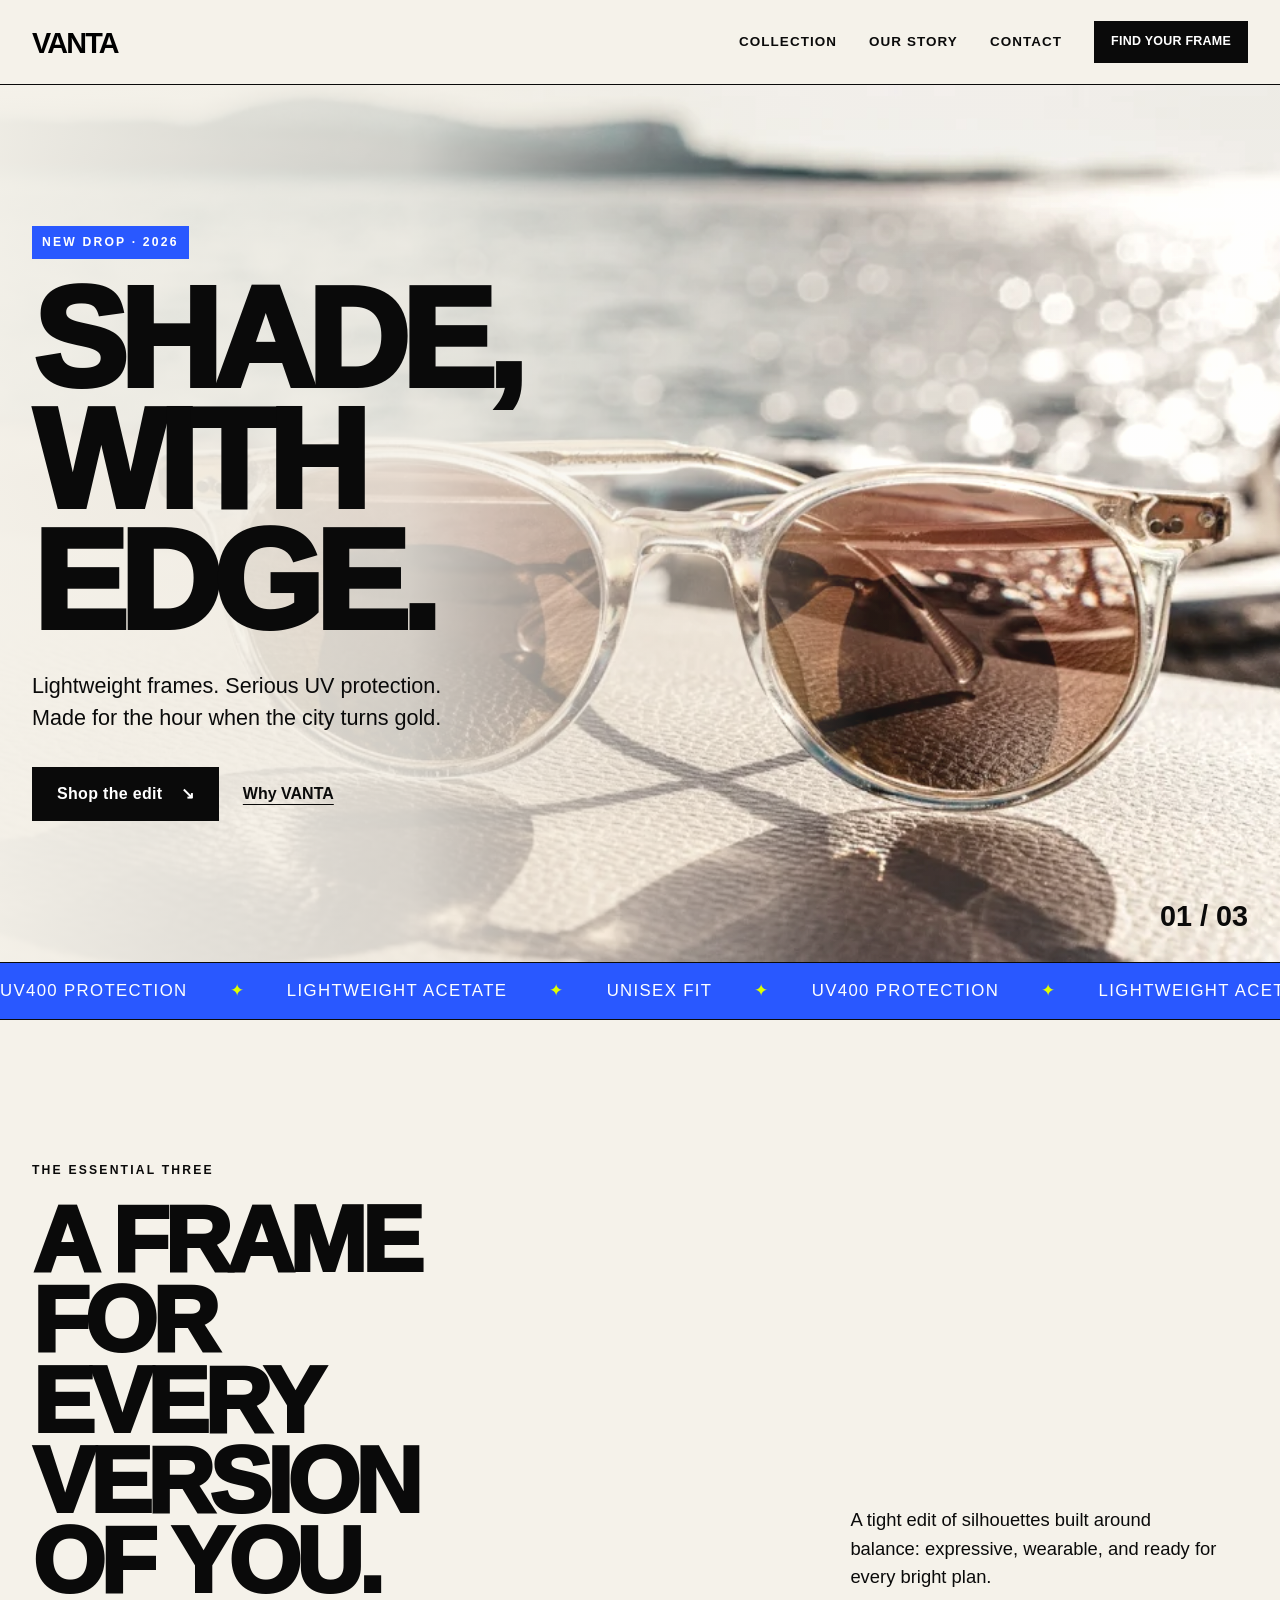
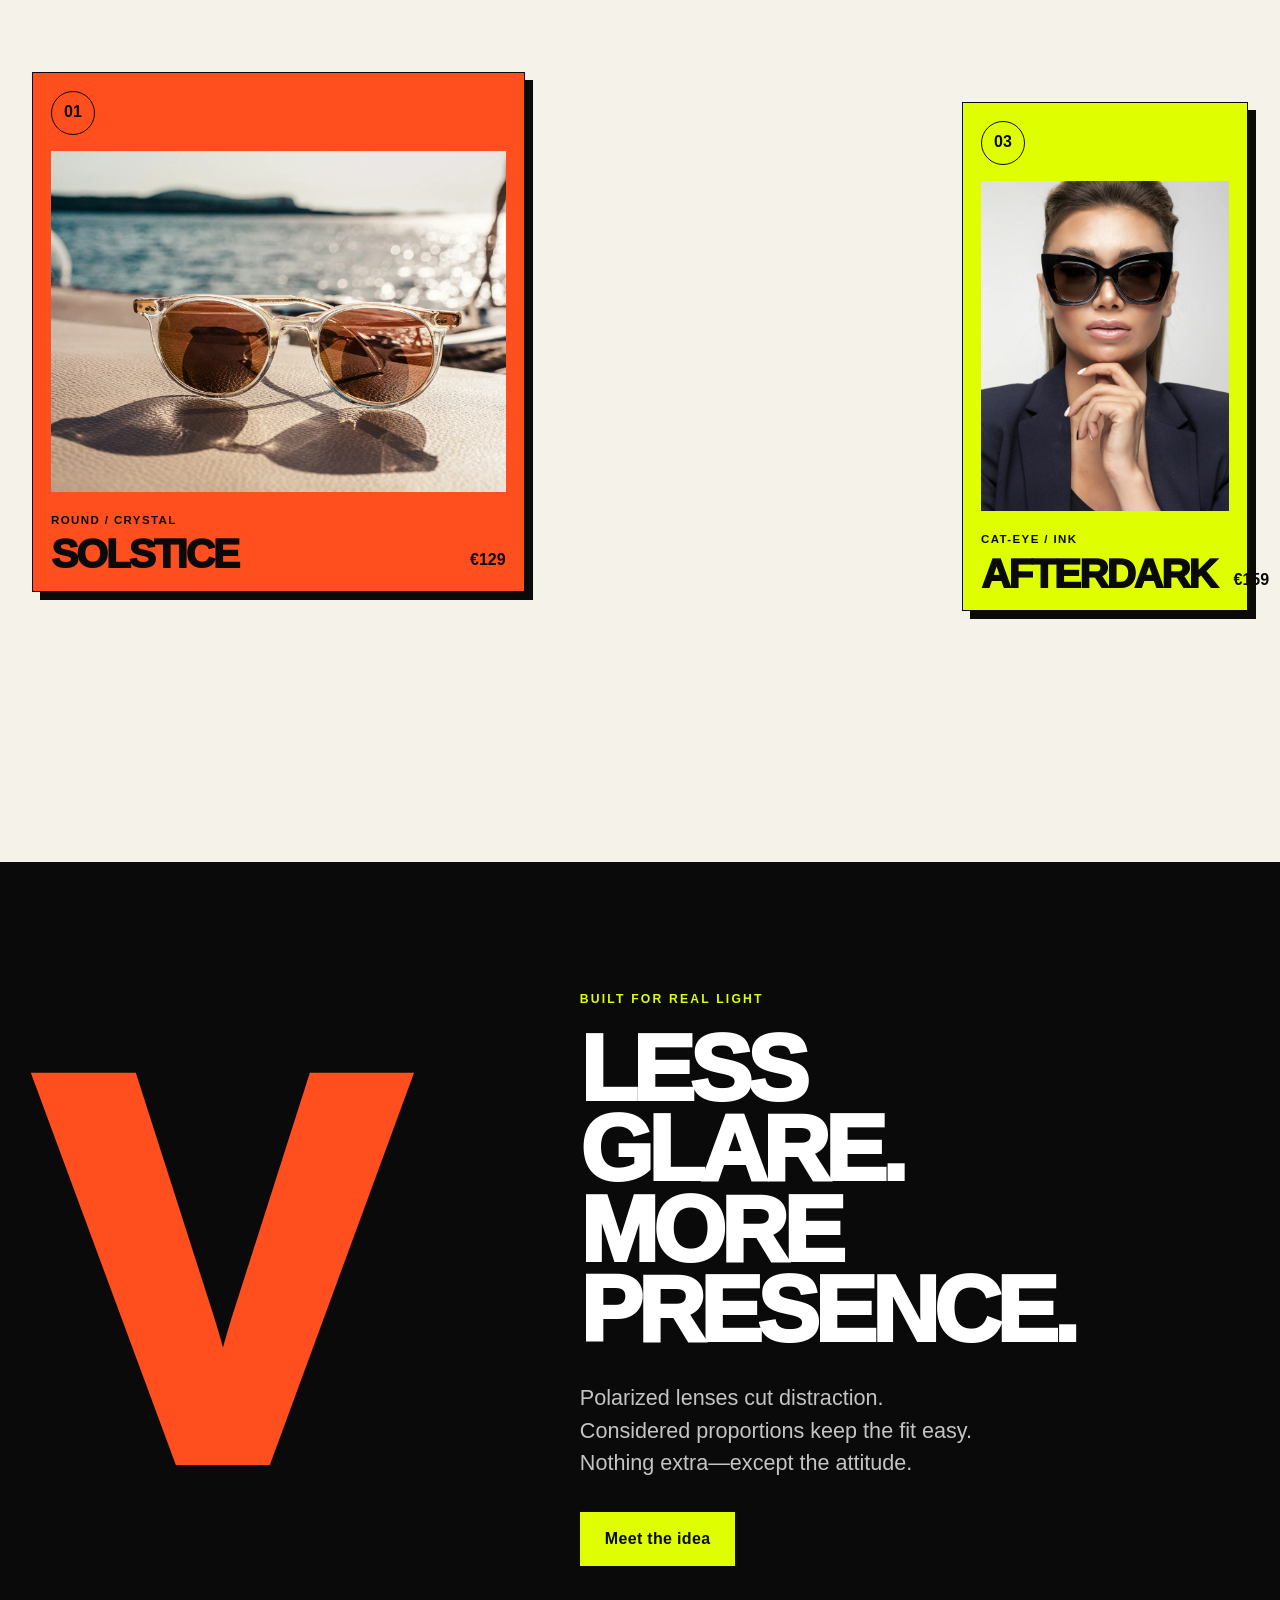
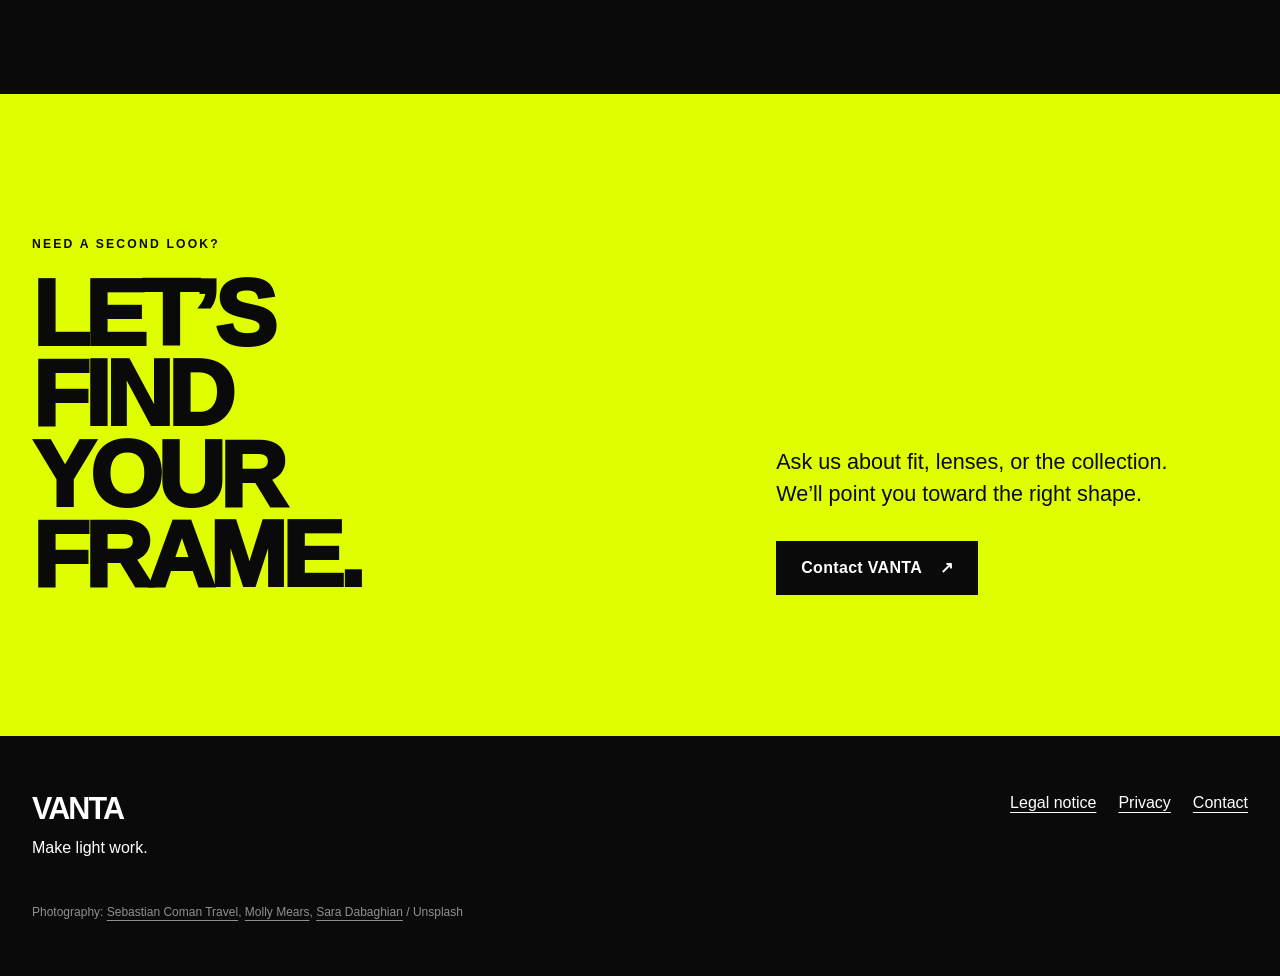
<file: index.html>
<!doctype html>
<html lang="en">
<head>
  <meta charset="utf-8">
  <meta name="viewport" content="width=device-width,initial-scale=1">
  <title>VANTA Eyewear — Sunglasses for brighter days</title>
  <meta name="description" content="Discover VANTA's bold, lightweight sunglasses—three distinctive silhouettes designed for long days in the sun.">
  <meta name="leadwerk:focus-keyphrase" content="modern statement sunglasses">
  <meta property="og:image" content="assets/og-default.webp">
  <link rel="icon" href="assets/favicon.svg">
  <link rel="stylesheet" href="css/styles.css">
  <script type="module" src="js/main.js"></script>
</head>
<body>
  <a class="skip-link" href="#content">Skip to content</a>
  <header class="site-header">
    <nav class="wrap nav" aria-label="Main navigation">
      <a class="brand" href="index.html"><img data-lw-global="brand.logo" data-lw-type="image" src="assets/logo.svg" alt="VANTA"><span class="sr-only" data-lw-global="brand.name" data-lw-type="text">VANTA</span></a>
      <button class="menu-toggle" type="button" aria-expanded="false" aria-controls="nav-links"><span></span><span></span><span class="sr-only">Open menu</span></button>
      <div class="nav-links" id="nav-links"><a href="#collection">Collection</a><a href="ueber-uns.html">Our story</a><a href="kontakt.html">Contact</a><a class="button button--small" href="#collection">Find your frame</a></div>
      <div class="site-language-switcher" data-lw-language-switcher-slot hidden></div>
    </nav>
  </header>

  <main id="content">
    <section class="hero" data-lw-section="hero">
      <div class="hero-media"><img data-lw-field="hero.image" data-lw-type="image" src="./assets/editorial/og-default-f11203a8da.webp" alt="Clear-frame sunglasses casting a shadow in warm coastal light" width="1600" height="1067"></div>
      <div class="wrap hero-copy">
        <p class="eyebrow eyebrow--dark" data-lw-field="hero.eyebrow" data-lw-type="text">New drop · 2026</p>
        <h1 data-lw-field="hero.title" data-lw-type="richtext">Shade,<br>with edge.</h1>
        <p class="lead" data-lw-field="hero.intro" data-lw-type="textarea">Lightweight frames. Serious UV protection. Made for the hour when the city turns gold.</p>
        <div class="actions"><a class="button" href="#collection">Shop the edit <span aria-hidden="true">↘</span></a><a class="text-link" href="ueber-uns.html">Why VANTA</a></div>
      </div>
      <p class="hero-index" aria-hidden="true">01 / 03</p>
    </section>

    <section class="ticker" aria-label="Product highlights"><div><span>UV400 PROTECTION</span><span>LIGHTWEIGHT ACETATE</span><span>UNISEX FIT</span><span>UV400 PROTECTION</span><span>LIGHTWEIGHT ACETATE</span><span>UNISEX FIT</span></div></section>

    <section class="collection section" id="collection" data-lw-section="collection">
      <div class="wrap">
        <div class="section-head"><div><p class="eyebrow" data-lw-field="collection.eyebrow" data-lw-type="text">The essential three</p><h2 data-lw-field="collection.title" data-lw-type="richtext">A frame for every version of you.</h2></div><p data-lw-field="collection.intro" data-lw-type="textarea">A tight edit of silhouettes built around balance: expressive, wearable, and ready for every bright plan.</p></div>
        <div class="product-grid" data-lw-repeater="collection.items">
          <article class="product-card product-card--orange reveal" data-lw-item-key="solstice"><span class="product-no">01</span><div class="product-image"><img data-lw-field="collection.solstice.image" data-lw-type="image" src="assets/cover-solstice-frame.webp" alt="Transparent round Solstice sunglasses with amber lenses" width="1600" height="1067"></div><div class="product-copy"><div><p class="product-type" data-lw-field="collection.solstice.type" data-lw-type="text">Round / crystal</p><h3 data-lw-field="collection.solstice.name" data-lw-type="text">Solstice</h3></div><p data-lw-field="collection.solstice.price" data-lw-type="text">€129</p></div></article>
          <article class="product-card product-card--blue reveal" data-lw-item-key="studio"><span class="product-no">02</span><div class="product-image product-image--portrait"><img data-lw-field="collection.studio.image" data-lw-type="image" src="assets/editorial-studio-look.webp" alt="Two models wearing sculptural white round sunglasses" width="1400" height="2100"></div><div class="product-copy"><div><p class="product-type" data-lw-field="collection.studio.type" data-lw-type="text">Oval / bone</p><h3 data-lw-field="collection.studio.name" data-lw-type="text">Studio</h3></div><p data-lw-field="collection.studio.price" data-lw-type="text">€149</p></div></article>
          <article class="product-card product-card--acid reveal" data-lw-item-key="afterdark"><span class="product-no">03</span><div class="product-image product-image--portrait"><img data-lw-field="collection.afterdark.image" data-lw-type="image" src="assets/editorial-black-frame.webp" alt="Model wearing oversized black cat-eye sunglasses" width="1400" height="2100"></div><div class="product-copy"><div><p class="product-type" data-lw-field="collection.afterdark.type" data-lw-type="text">Cat-eye / ink</p><h3 data-lw-field="collection.afterdark.name" data-lw-type="text">Afterdark</h3></div><p data-lw-field="collection.afterdark.price" data-lw-type="text">€159</p></div></article>
        </div>
      </div>
    </section>

    <section class="manifesto" data-lw-section="manifesto">
      <div class="wrap manifesto-grid"><p class="manifesto-mark" aria-hidden="true">V</p><div><p class="eyebrow eyebrow--light" data-lw-field="manifesto.eyebrow" data-lw-type="text">Built for real light</p><h2 data-lw-field="manifesto.title" data-lw-type="richtext">Less glare.
More presence.</h2><p class="lead" data-lw-field="manifesto.copy" data-lw-type="textarea">Polarized lenses cut distraction. Considered proportions keep the fit easy. Nothing extra—except the attitude.</p><a class="button button--light" href="ueber-uns.html">Meet the idea</a></div></div>
    </section>

    <section class="section contact-band" data-lw-section="contact_cta"><div class="wrap contact-band-grid"><div><p class="eyebrow" data-lw-field="contact_cta.eyebrow" data-lw-type="text">Need a second look?</p><h2 data-lw-field="contact_cta.title" data-lw-type="richtext">Let’s find your frame.</h2></div><div><p class="lead" data-lw-field="contact_cta.copy" data-lw-type="textarea">Ask us about fit, lenses, or the collection. We’ll point you toward the right shape.</p><a class="button" href="kontakt.html">Contact VANTA <span aria-hidden="true">↗</span></a></div></div></section>
  </main>

  <footer class="site-footer"><div class="wrap footer-grid"><div><img src="assets/logo.svg" alt="" aria-hidden="true"><p data-lw-global="footer.tagline" data-lw-type="text">Make light work.</p></div><nav class="footer-links" aria-label="Legal"><a href="impressum.html">Legal notice</a><a href="datenschutz.html">Privacy</a><a href="kontakt.html">Contact</a></nav><p class="photo-credit">Photography: <a href="https://unsplash.com/photos/white-framed-brown-lens-sunglasses-dtOTQYmTEs0">Sebastian Coman Travel</a>, <a href="https://unsplash.com/photos/man-in-black-and-yellow-jacket-wearing-sunglasses-4_90zmmdo_4">Molly Mears</a>, <a href="https://unsplash.com/photos/woman-in-black-suit-wearing-black-sunglasses-PYaoN4x4uTY">Sara Dabaghian</a> / Unsplash</p></div></footer>
</body>
</html>
</file>
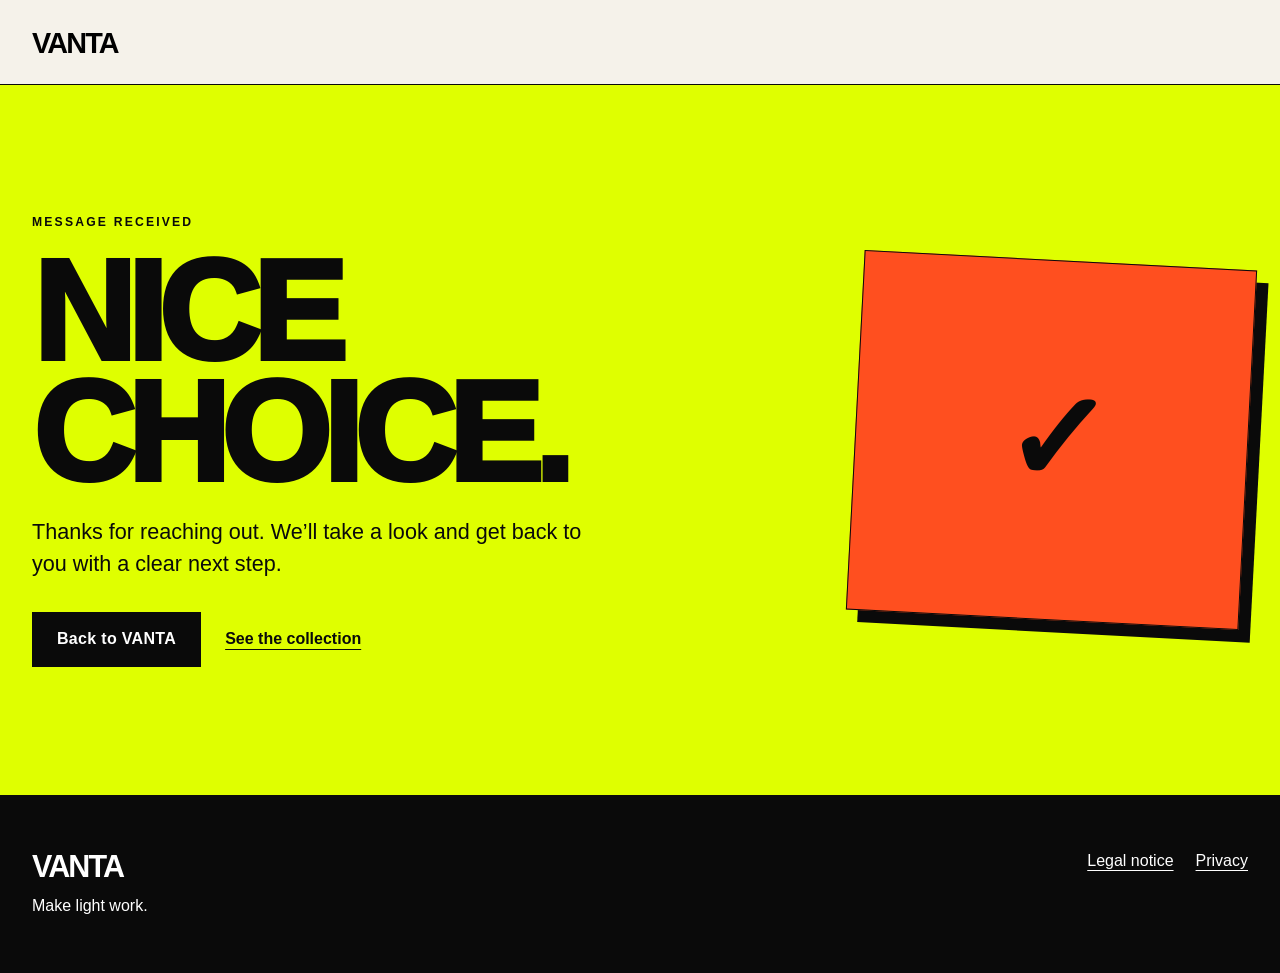
<file: danke.html>
<!doctype html><html lang="en"><head><meta charset="utf-8"><meta name="viewport" content="width=device-width,initial-scale=1"><meta name="robots" content="noindex,follow"><title>Message received — VANTA</title><meta name="description" content="Thank you for contacting VANTA."><meta name="leadwerk:focus-keyphrase" content="VANTA message confirmation"><link rel="icon" href="assets/favicon.svg"><link rel="stylesheet" href="css/styles.css"><script type="module" src="js/main.js"></script></head><body class="utility-page"><a class="skip-link" href="#content">Skip to content</a><header class="site-header"><nav class="wrap nav" aria-label="Main navigation"><a class="brand" href="index.html"><img data-lw-global="brand.logo" data-lw-type="image" src="assets/logo.svg" alt="VANTA"></a><div class="site-language-switcher" data-lw-language-switcher-slot hidden></div></nav></header><main id="content" class="utility-main"><section class="utility-stage" data-lw-section="thanks"><div class="wrap utility-layout"><div class="utility-content"><p class="eyebrow" data-lw-field="thanks.eyebrow" data-lw-type="text">Message received</p><h1 data-lw-field="thanks.title" data-lw-type="richtext">Nice<br>choice.</h1><p class="lead" data-lw-field="thanks.copy" data-lw-type="textarea">Thanks for reaching out. We’ll take a look and get back to you with a clear next step.</p><div class="actions"><a class="button" href="index.html">Back to VANTA</a><a class="text-link" href="index.html#collection">See the collection</a></div></div><div class="utility-art" aria-hidden="true"><span class="utility-mark">✓</span></div></div></section></main><footer class="site-footer"><div class="wrap footer-grid"><div><img src="assets/logo.svg" alt="" aria-hidden="true"><p>Make light work.</p></div><nav class="footer-links" aria-label="Legal"><a href="impressum.html">Legal notice</a><a href="datenschutz.html">Privacy</a></nav></div></footer></body></html>
</file>
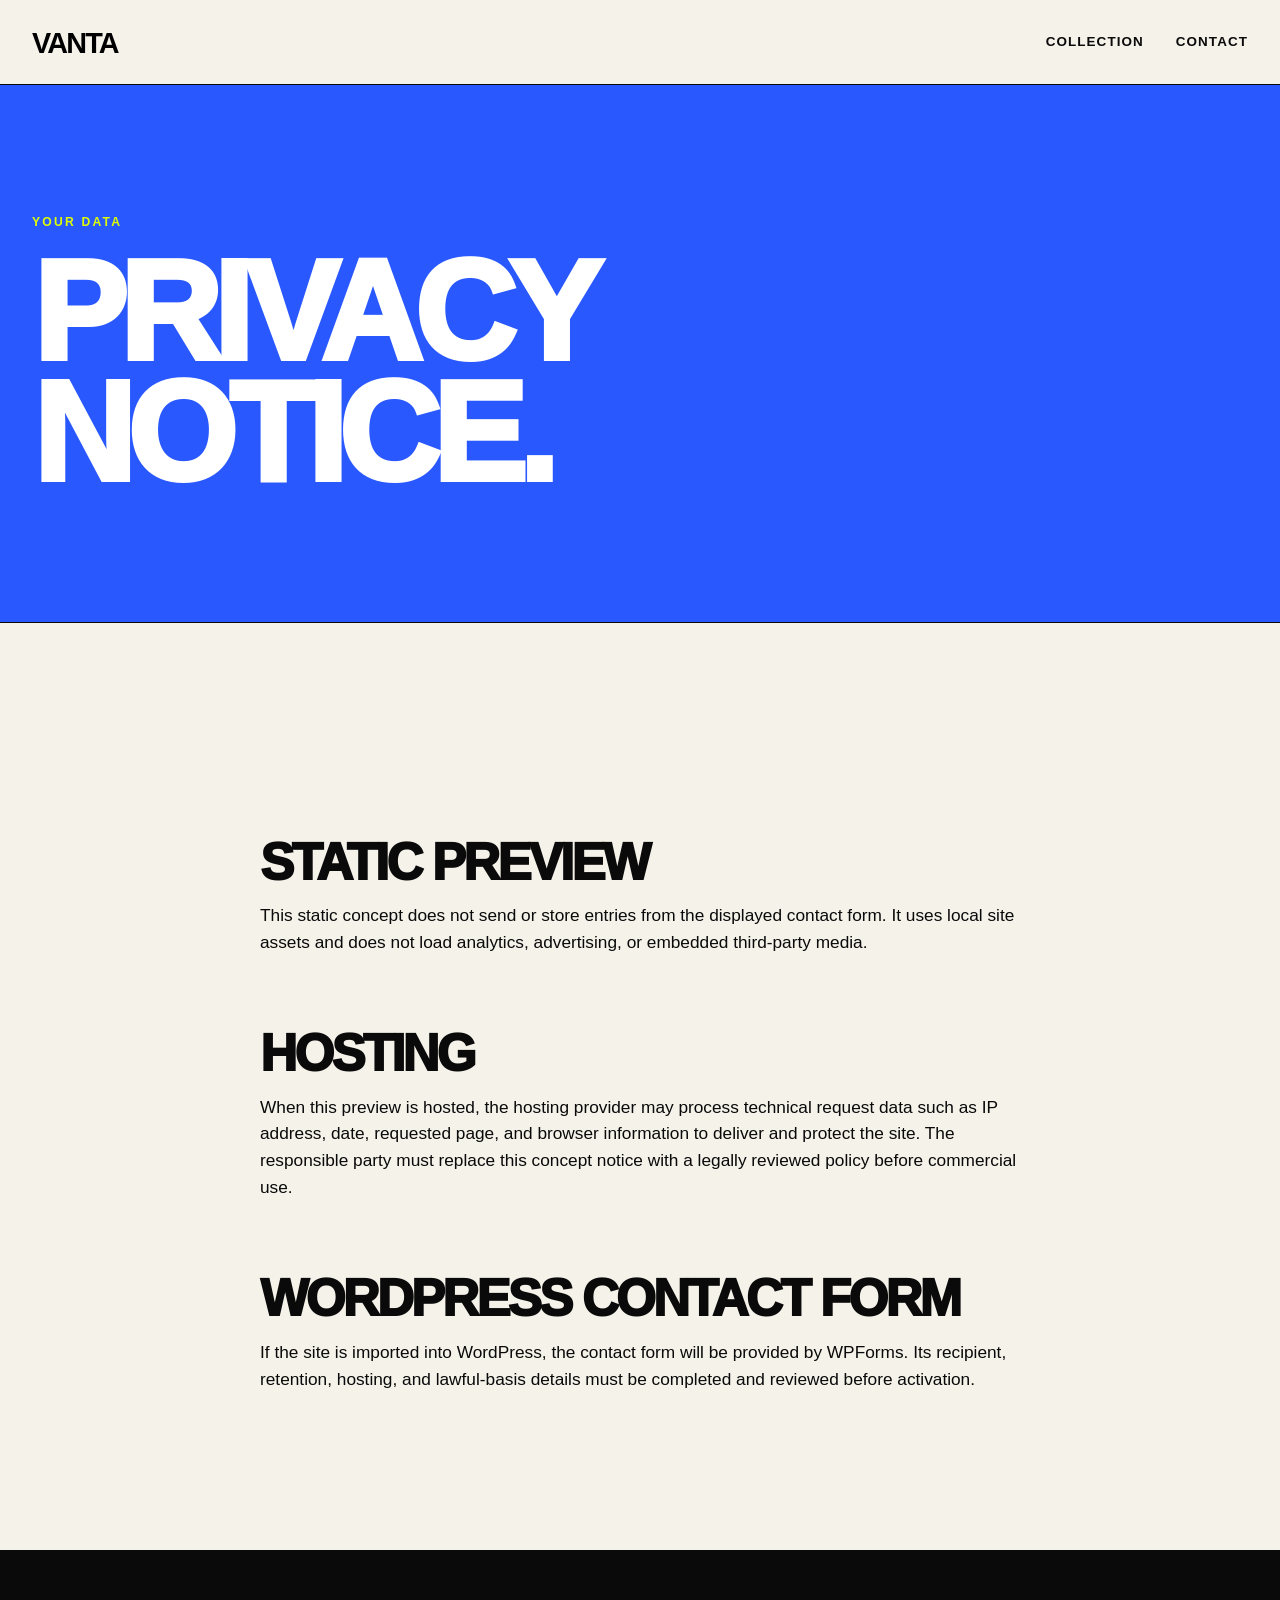
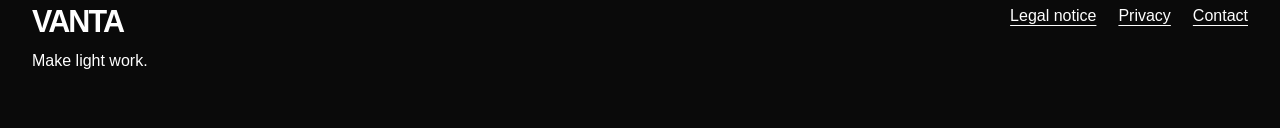
<file: datenschutz.html>
<!doctype html><html lang="en"><head><meta charset="utf-8"><meta name="viewport" content="width=device-width,initial-scale=1"><title>Privacy notice — VANTA concept</title><meta name="description" content="Privacy information for the static VANTA eyewear concept preview."><meta name="leadwerk:focus-keyphrase" content="VANTA privacy notice"><meta property="og:image" content="assets/og-default.webp"><link rel="icon" href="assets/favicon.svg"><link rel="stylesheet" href="css/styles.css"><script type="module" src="js/main.js"></script></head><body><a class="skip-link" href="#content">Skip to content</a><header class="site-header"><nav class="wrap nav" aria-label="Main navigation"><a class="brand" href="index.html"><img data-lw-global="brand.logo" data-lw-type="image" src="assets/logo.svg" alt="VANTA"></a><div class="nav-links"><a href="index.html#collection">Collection</a><a href="kontakt.html">Contact</a></div><div class="site-language-switcher" data-lw-language-switcher-slot hidden></div></nav></header><main id="content"><section class="page-hero page-hero--blue" data-lw-section="privacy_hero"><div class="wrap"><p class="eyebrow eyebrow--light">Your data</p><h1 data-lw-field="privacy.title" data-lw-type="text">Privacy notice.</h1></div></section><section class="section"><div class="wrap prose" data-lw-section="privacy"><h2 data-lw-field="privacy.preview_title" data-lw-type="text">Static preview</h2><p data-lw-field="privacy.preview" data-lw-type="textarea">This static concept does not send or store entries from the displayed contact form. It uses local site assets and does not load analytics, advertising, or embedded third-party media.</p><h2 data-lw-field="privacy.hosting_title" data-lw-type="text">Hosting</h2><p data-lw-field="privacy.hosting" data-lw-type="textarea">When this preview is hosted, the hosting provider may process technical request data such as IP address, date, requested page, and browser information to deliver and protect the site. The responsible party must replace this concept notice with a legally reviewed policy before commercial use.</p><h2 data-lw-field="privacy.form_title" data-lw-type="text">WordPress contact form</h2><p data-lw-field="privacy.form" data-lw-type="textarea">If the site is imported into WordPress, the contact form will be provided by WPForms. Its recipient, retention, hosting, and lawful-basis details must be completed and reviewed before activation.</p></div></section></main><footer class="site-footer"><div class="wrap footer-grid"><div><img src="assets/logo.svg" alt="" aria-hidden="true"><p>Make light work.</p></div><nav class="footer-links" aria-label="Legal"><a href="impressum.html">Legal notice</a><a href="datenschutz.html">Privacy</a><a href="kontakt.html">Contact</a></nav></div></footer></body></html>
</file>
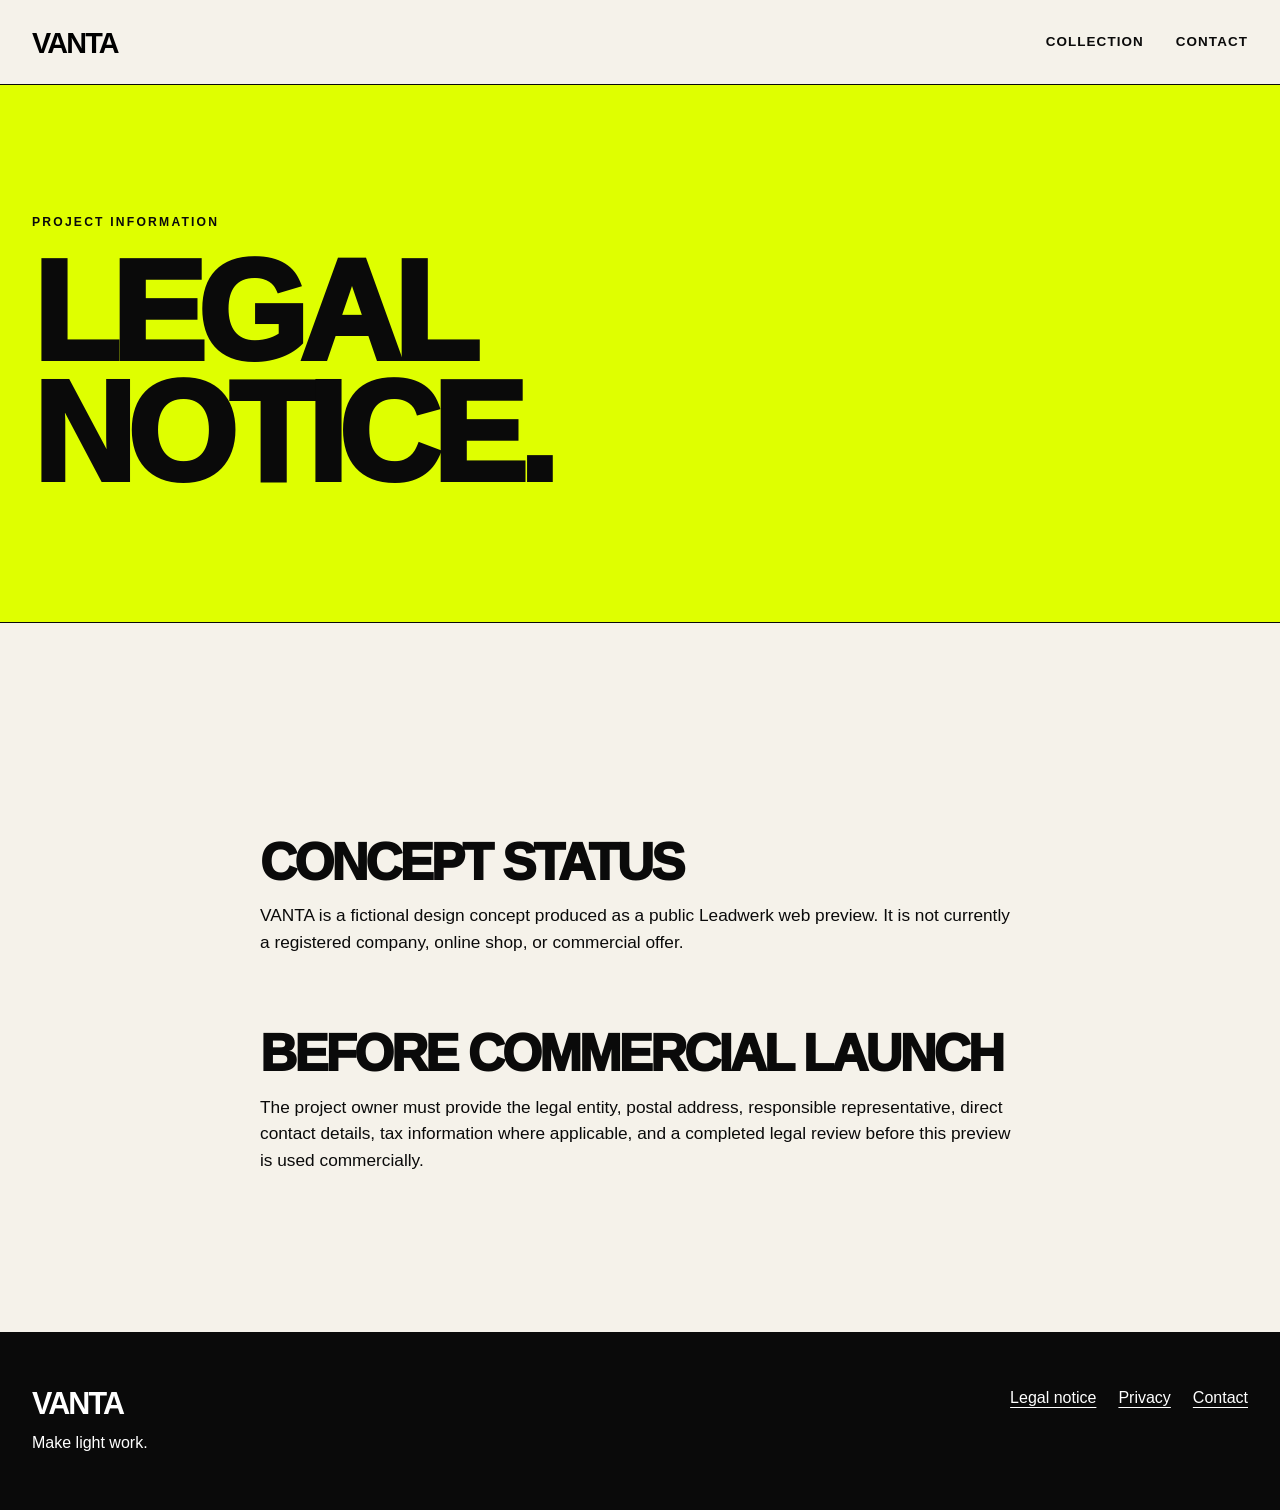
<file: impressum.html>
<!doctype html><html lang="en"><head><meta charset="utf-8"><meta name="viewport" content="width=device-width,initial-scale=1"><title>Legal notice — VANTA concept</title><meta name="description" content="Legal and project status information for the VANTA eyewear concept preview."><meta name="leadwerk:focus-keyphrase" content="VANTA legal notice"><meta property="og:image" content="assets/og-default.webp"><link rel="icon" href="assets/favicon.svg"><link rel="stylesheet" href="css/styles.css"><script type="module" src="js/main.js"></script></head><body><a class="skip-link" href="#content">Skip to content</a><header class="site-header"><nav class="wrap nav" aria-label="Main navigation"><a class="brand" href="index.html"><img data-lw-global="brand.logo" data-lw-type="image" src="assets/logo.svg" alt="VANTA"></a><div class="nav-links"><a href="index.html#collection">Collection</a><a href="kontakt.html">Contact</a></div><div class="site-language-switcher" data-lw-language-switcher-slot hidden></div></nav></header><main id="content"><section class="page-hero page-hero--acid" data-lw-section="legal_hero"><div class="wrap"><p class="eyebrow">Project information</p><h1 data-lw-field="legal.title" data-lw-type="text">Legal notice.</h1></div></section><section class="section"><div class="wrap prose" data-lw-section="legal"><h2 data-lw-field="legal.status_title" data-lw-type="text">Concept status</h2><p data-lw-field="legal.status" data-lw-type="textarea">VANTA is a fictional design concept produced as a public Leadwerk web preview. It is not currently a registered company, online shop, or commercial offer.</p><h2 data-lw-field="legal.owner_title" data-lw-type="text">Before commercial launch</h2><p data-lw-field="legal.owner" data-lw-type="textarea">The project owner must provide the legal entity, postal address, responsible representative, direct contact details, tax information where applicable, and a completed legal review before this preview is used commercially.</p></div></section></main><footer class="site-footer"><div class="wrap footer-grid"><div><img src="assets/logo.svg" alt="" aria-hidden="true"><p>Make light work.</p></div><nav class="footer-links" aria-label="Legal"><a href="impressum.html">Legal notice</a><a href="datenschutz.html">Privacy</a><a href="kontakt.html">Contact</a></nav></div></footer></body></html>
</file>
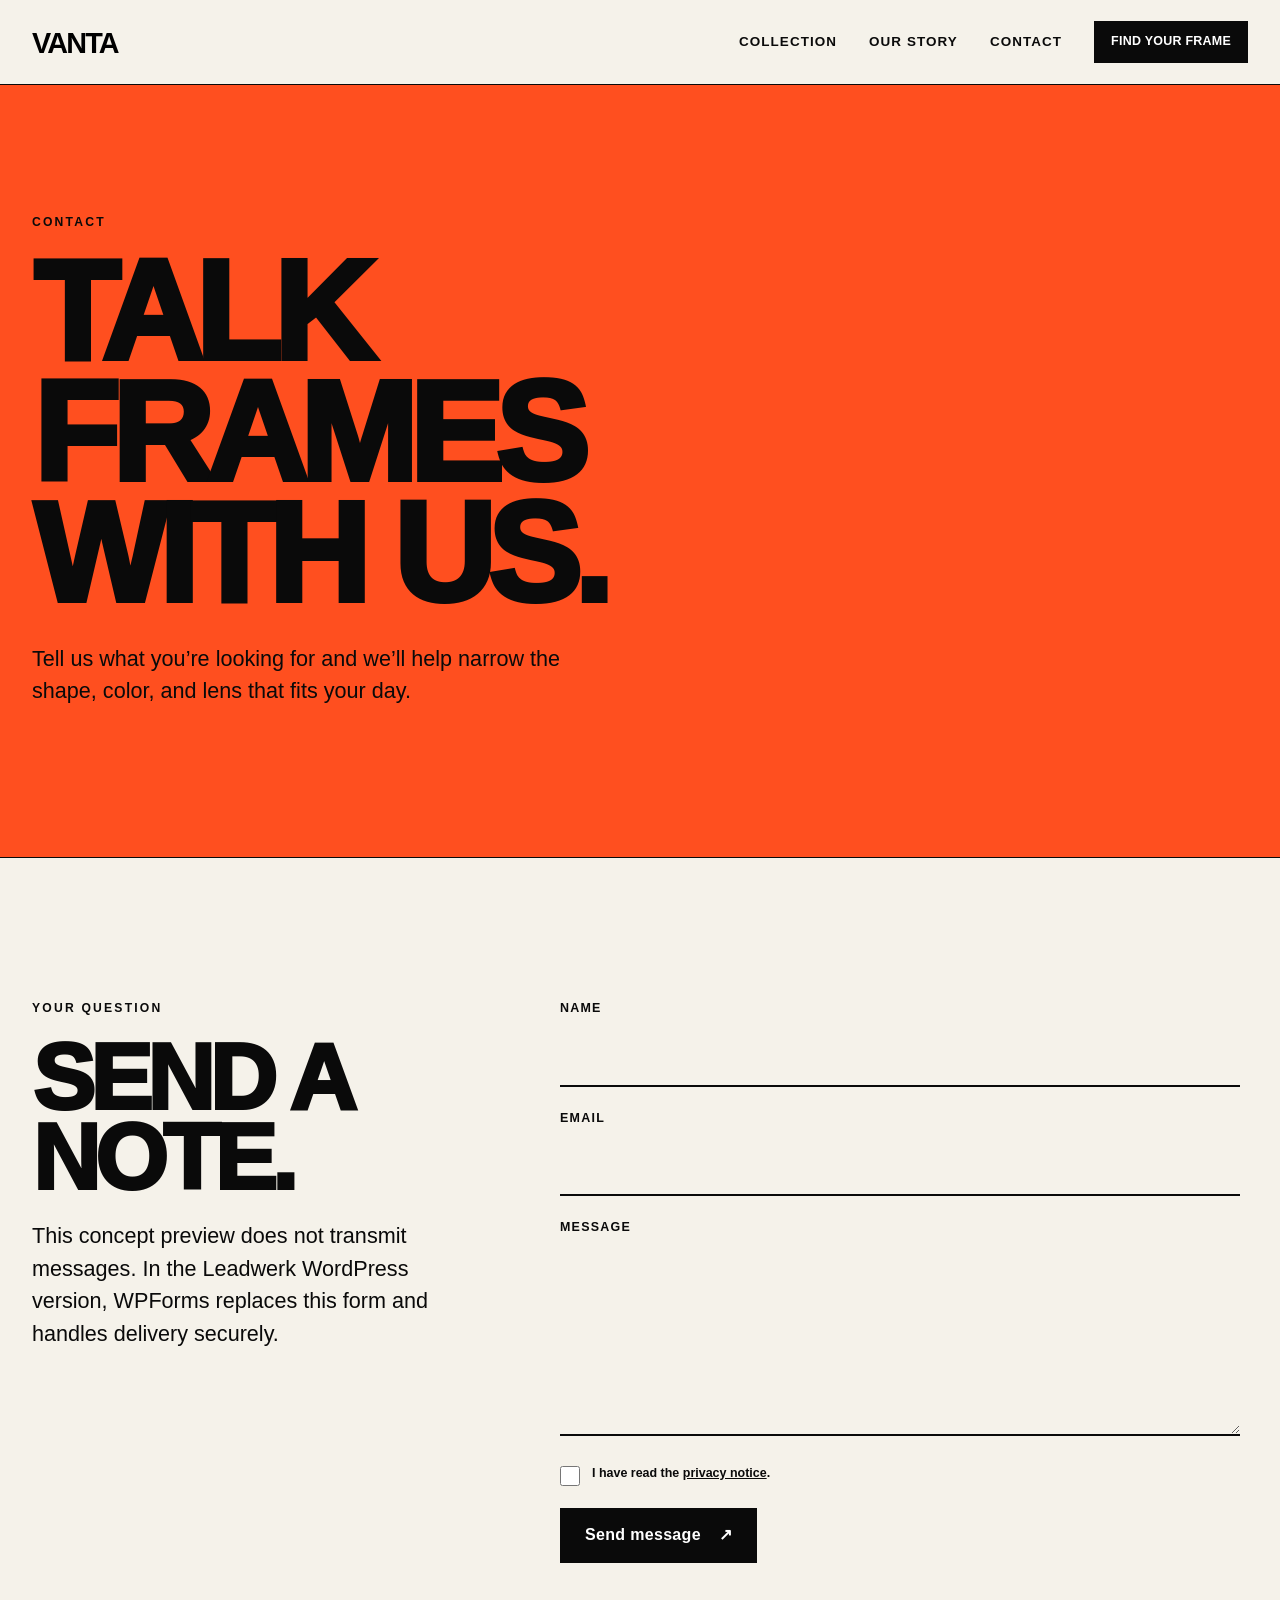
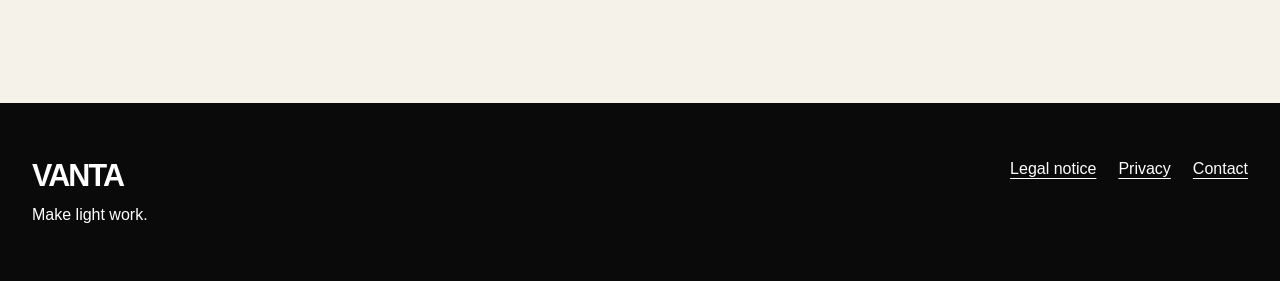
<file: kontakt.html>
<!doctype html><html lang="en"><head><meta charset="utf-8"><meta name="viewport" content="width=device-width,initial-scale=1"><title>Contact VANTA — Find your frame</title><meta name="description" content="Ask VANTA about frame fit, lenses, care, or the current sunglasses collection."><meta name="leadwerk:focus-keyphrase" content="sunglasses fit advice"><meta property="og:image" content="assets/og-default.webp"><link rel="icon" href="assets/favicon.svg"><link rel="stylesheet" href="css/styles.css"><script type="module" src="js/main.js"></script></head>
<body><a class="skip-link" href="#content">Skip to content</a><header class="site-header"><nav class="wrap nav" aria-label="Main navigation"><a class="brand" href="index.html"><img data-lw-global="brand.logo" data-lw-type="image" src="assets/logo.svg" alt="VANTA"><span class="sr-only" data-lw-global="brand.name" data-lw-type="text">VANTA</span></a><button class="menu-toggle" type="button" aria-expanded="false" aria-controls="nav-links"><span></span><span></span><span class="sr-only">Open menu</span></button><div class="nav-links" id="nav-links"><a href="index.html#collection">Collection</a><a href="ueber-uns.html">Our story</a><a href="kontakt.html" aria-current="page">Contact</a><a class="button button--small" href="index.html#collection">Find your frame</a></div><div class="site-language-switcher" data-lw-language-switcher-slot hidden></div></nav></header>
<main id="content"><section class="page-hero page-hero--orange" data-lw-section="contact"><div class="wrap"><p class="eyebrow" data-lw-field="contact.eyebrow" data-lw-type="text">Contact</p><h1 data-lw-field="contact.title" data-lw-type="richtext">Talk<br>frames<br>with us.</h1><p class="lead" data-lw-field="contact.copy" data-lw-type="textarea">Tell us what you’re looking for and we’ll help narrow the shape, color, and lens that fits your day.</p></div></section>
<section class="section" data-lw-section="contact_form"><div class="wrap form-layout"><div><p class="eyebrow" data-lw-field="form.eyebrow" data-lw-type="text">Your question</p><h2 data-lw-field="form.title" data-lw-type="text">Send a note.</h2><p class="lead" data-lw-field="form.copy" data-lw-type="textarea">This concept preview does not transmit messages. In the Leadwerk WordPress version, WPForms replaces this form and handles delivery securely.</p></div><form id="kontakt-form" class="form" data-lw-wpforms="contact" action="danke.html" method="post"><label>Name<input type="text" name="name" autocomplete="name" required></label><label>Email<input type="email" name="email" autocomplete="email" required></label><label>Message<textarea name="message" rows="6" required></textarea></label><label class="form-consent"><input type="checkbox" name="consent" value="accepted" required><span>I have read the <a href="datenschutz.html" target="_blank" rel="noopener noreferrer">privacy notice</a>.</span></label><button class="button" type="submit">Send message <span aria-hidden="true">↗</span></button></form></div></section></main>
<footer class="site-footer"><div class="wrap footer-grid"><div><img src="assets/logo.svg" alt="" aria-hidden="true"><p data-lw-global="footer.tagline" data-lw-type="text">Make light work.</p></div><nav class="footer-links" aria-label="Legal"><a href="impressum.html">Legal notice</a><a href="datenschutz.html">Privacy</a><a href="kontakt.html">Contact</a></nav></div></footer></body></html>
</file>
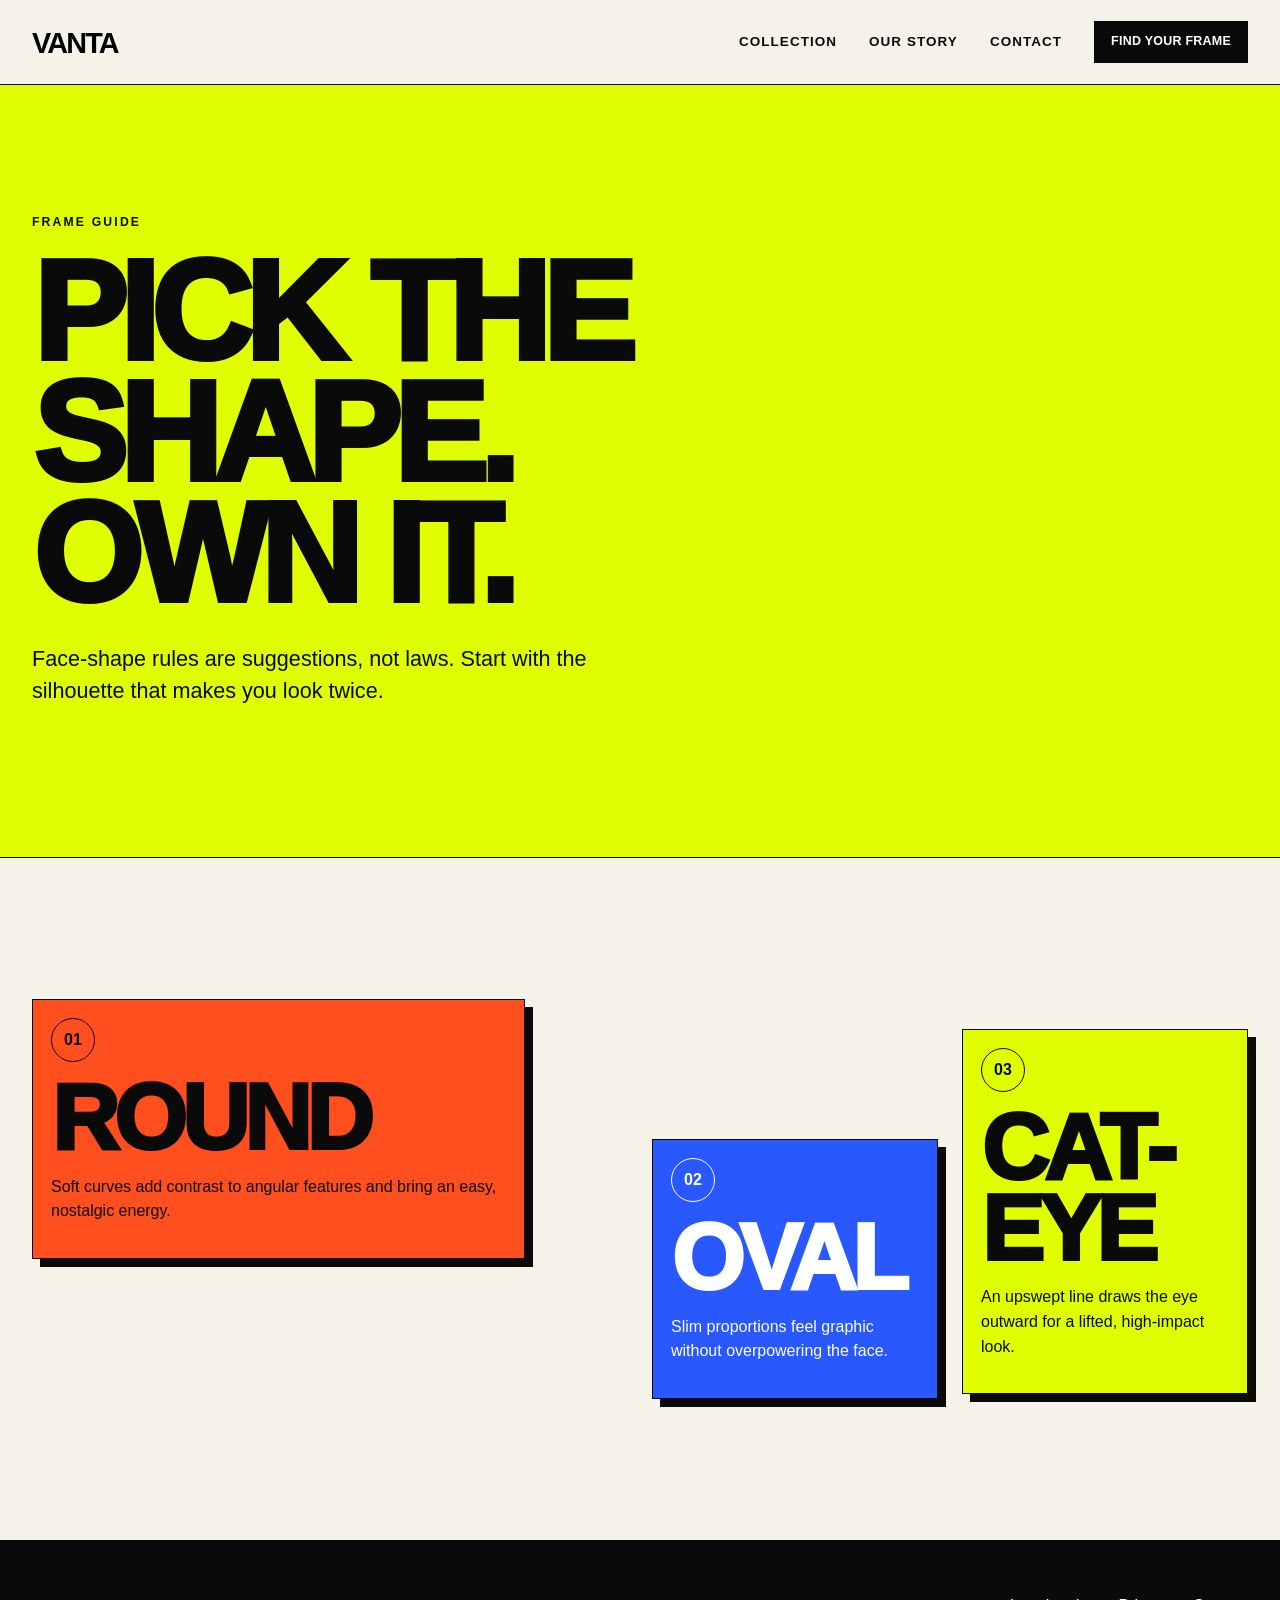
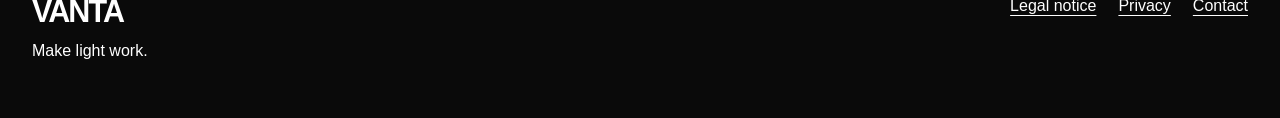
<file: leistungen.html>
<!doctype html><html lang="en"><head><meta charset="utf-8"><meta name="viewport" content="width=device-width,initial-scale=1"><title>Frame guide — VANTA Eyewear</title><meta name="description" content="A concise VANTA guide to choosing round, oval, and cat-eye sunglasses."><meta name="leadwerk:focus-keyphrase" content="how to choose sunglasses shape"><meta property="og:image" content="assets/og-default.webp"><link rel="icon" href="assets/favicon.svg"><link rel="stylesheet" href="css/styles.css"><script type="module" src="js/main.js"></script></head>
<body><a class="skip-link" href="#content">Skip to content</a><header class="site-header"><nav class="wrap nav" aria-label="Main navigation"><a class="brand" href="index.html"><img data-lw-global="brand.logo" data-lw-type="image" src="assets/logo.svg" alt="VANTA"><span class="sr-only" data-lw-global="brand.name" data-lw-type="text">VANTA</span></a><button class="menu-toggle" type="button" aria-expanded="false" aria-controls="nav-links"><span></span><span></span><span class="sr-only">Open menu</span></button><div class="nav-links" id="nav-links"><a href="index.html#collection">Collection</a><a href="ueber-uns.html">Our story</a><a href="kontakt.html">Contact</a><a class="button button--small" href="index.html#collection">Find your frame</a></div><div class="site-language-switcher" data-lw-language-switcher-slot hidden></div></nav></header>
<main id="content"><section class="page-hero page-hero--acid" data-lw-section="guide_hero"><div class="wrap"><p class="eyebrow" data-lw-field="guide.eyebrow" data-lw-type="text">Frame guide</p><h1 data-lw-field="guide.title" data-lw-type="richtext">Pick the<br>shape.<br>Own it.</h1><p class="lead" data-lw-field="guide.intro" data-lw-type="textarea">Face-shape rules are suggestions, not laws. Start with the silhouette that makes you look twice.</p></div></section><section class="section" data-lw-section="guide"><div class="wrap product-grid" data-lw-repeater="guide.items"><article class="product-card product-card--orange" data-lw-item-key="round"><span class="product-no">01</span><h2 data-lw-field="guide.round.title" data-lw-type="text">Round</h2><p data-lw-field="guide.round.copy" data-lw-type="textarea">Soft curves add contrast to angular features and bring an easy, nostalgic energy.</p></article><article class="product-card product-card--blue" data-lw-item-key="oval"><span class="product-no">02</span><h2 data-lw-field="guide.oval.title" data-lw-type="text">Oval</h2><p data-lw-field="guide.oval.copy" data-lw-type="textarea">Slim proportions feel graphic without overpowering the face.</p></article><article class="product-card product-card--acid" data-lw-item-key="cateye"><span class="product-no">03</span><h2 data-lw-field="guide.cateye.title" data-lw-type="text">Cat-eye</h2><p data-lw-field="guide.cateye.copy" data-lw-type="textarea">An upswept line draws the eye outward for a lifted, high-impact look.</p></article></div></section></main>
<footer class="site-footer"><div class="wrap footer-grid"><div><img src="assets/logo.svg" alt="" aria-hidden="true"><p data-lw-global="footer.tagline" data-lw-type="text">Make light work.</p></div><nav class="footer-links" aria-label="Legal"><a href="impressum.html">Legal notice</a><a href="datenschutz.html">Privacy</a><a href="kontakt.html">Contact</a></nav></div></footer></body></html>
</file>
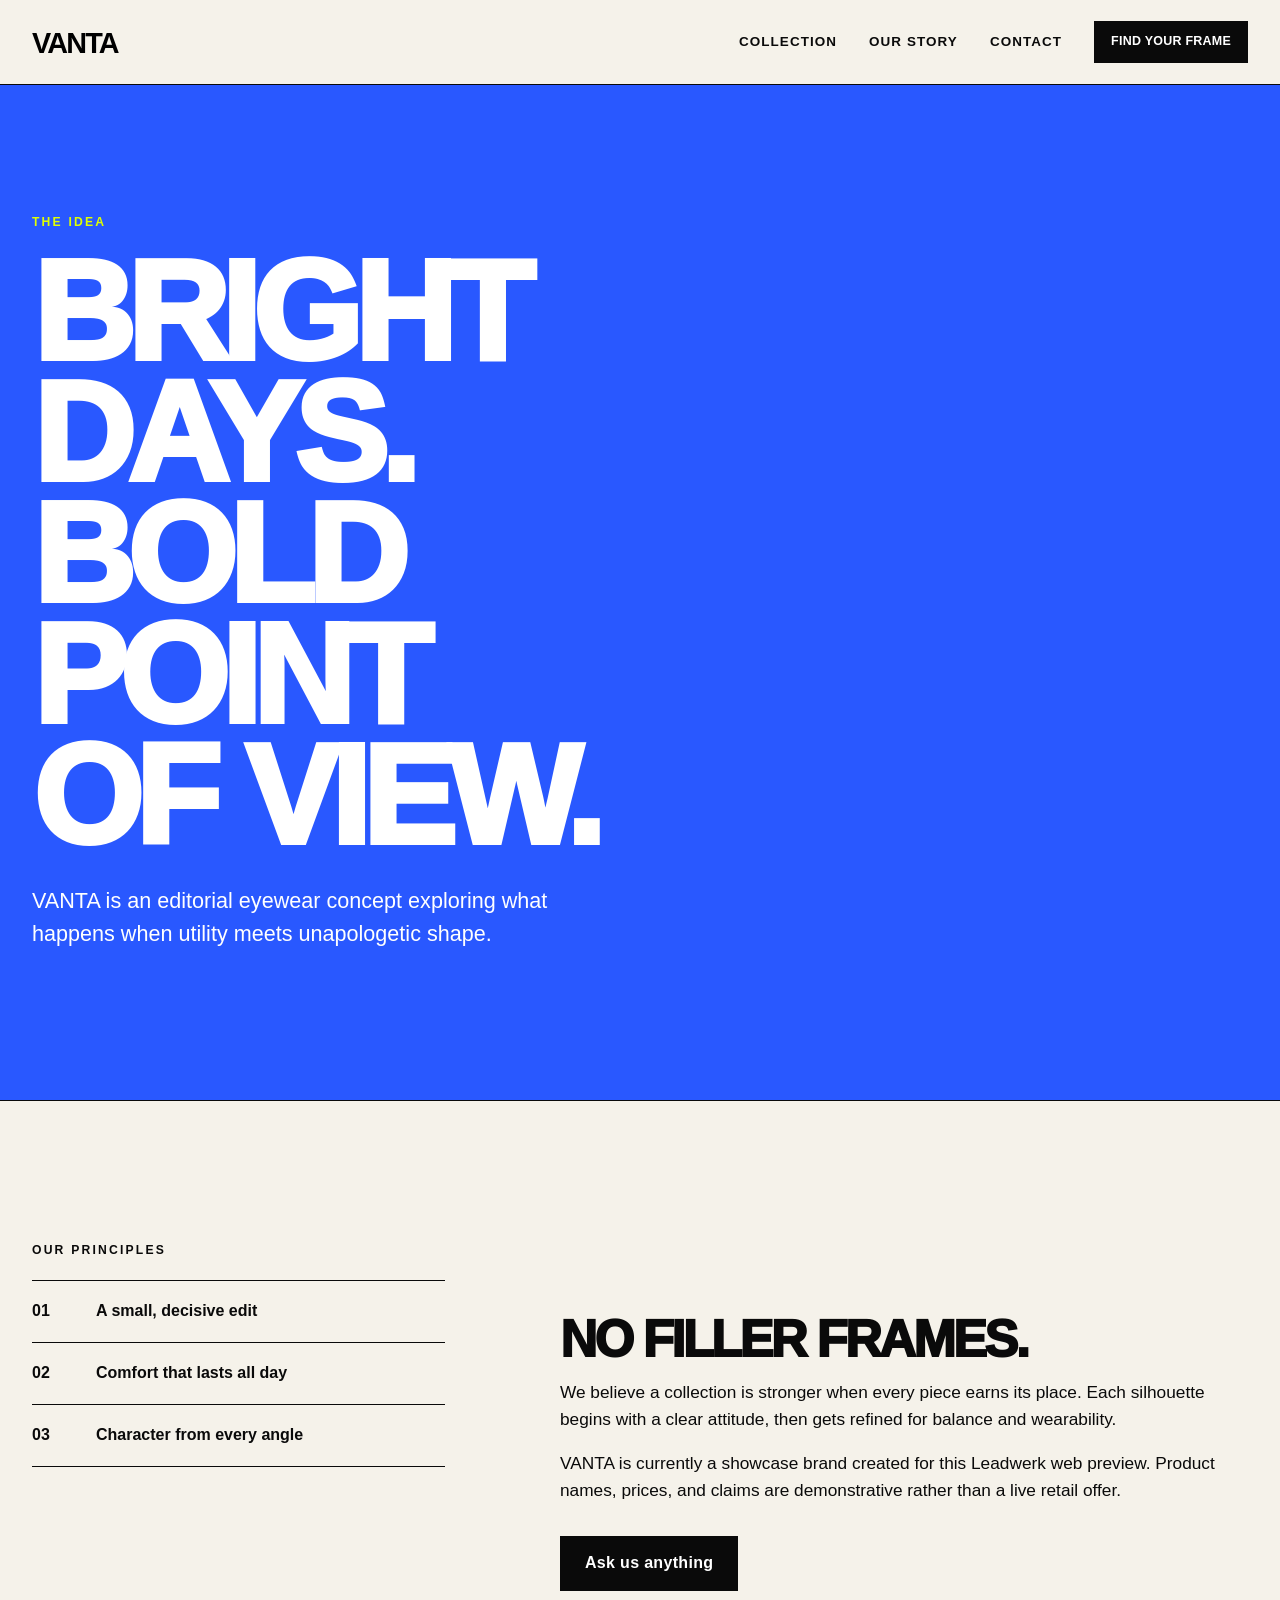
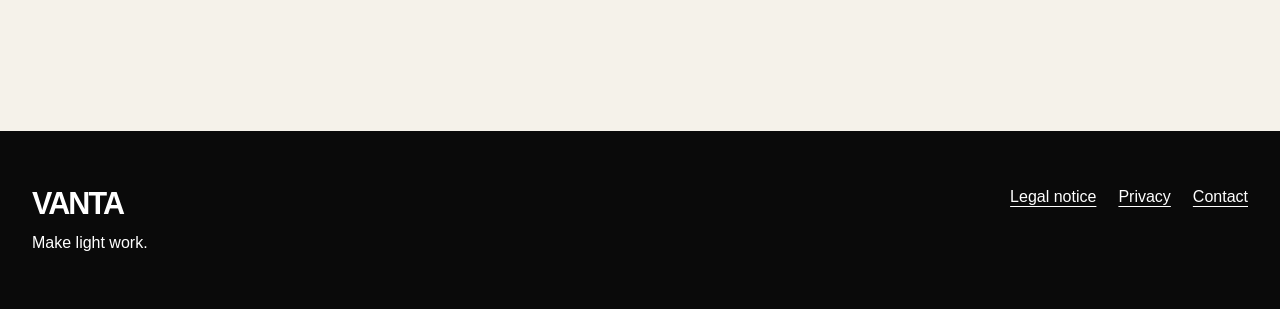
<file: ueber-uns.html>
<!doctype html><html lang="en"><head><meta charset="utf-8"><meta name="viewport" content="width=device-width,initial-scale=1"><title>Our story — VANTA Eyewear</title><meta name="description" content="The creative idea behind VANTA: expressive sunglasses, edited down to the essentials."><meta name="leadwerk:focus-keyphrase" content="independent eyewear concept"><meta property="og:image" content="assets/og-default.webp"><link rel="icon" href="assets/favicon.svg"><link rel="stylesheet" href="css/styles.css"><script type="module" src="js/main.js"></script></head>
<body><a class="skip-link" href="#content">Skip to content</a><header class="site-header"><nav class="wrap nav" aria-label="Main navigation"><a class="brand" href="index.html"><img data-lw-global="brand.logo" data-lw-type="image" src="assets/logo.svg" alt="VANTA"><span class="sr-only" data-lw-global="brand.name" data-lw-type="text">VANTA</span></a><button class="menu-toggle" type="button" aria-expanded="false" aria-controls="nav-links"><span></span><span></span><span class="sr-only">Open menu</span></button><div class="nav-links" id="nav-links"><a href="index.html#collection">Collection</a><a href="ueber-uns.html" aria-current="page">Our story</a><a href="kontakt.html">Contact</a><a class="button button--small" href="index.html#collection">Find your frame</a></div><div class="site-language-switcher" data-lw-language-switcher-slot hidden></div></nav></header>
<main id="content"><section class="page-hero page-hero--blue" data-lw-section="story_hero"><div class="wrap"><p class="eyebrow eyebrow--light" data-lw-field="story.eyebrow" data-lw-type="text">The idea</p><h1 data-lw-field="story.title" data-lw-type="richtext">Bright days.<br>Bold point<br>of view.</h1><p class="lead" data-lw-field="story.intro" data-lw-type="textarea">VANTA is an editorial eyewear concept exploring what happens when utility meets unapologetic shape.</p></div></section><section class="section" data-lw-section="story"><div class="wrap split-layout"><div><p class="eyebrow">Our principles</p><ul class="fact-list" data-lw-repeater="story.principles"><li data-lw-item-key="edit"><span>01</span><span data-lw-field="story.edit" data-lw-type="text">A small, decisive edit</span></li><li data-lw-item-key="fit"><span>02</span><span data-lw-field="story.fit" data-lw-type="text">Comfort that lasts all day</span></li><li data-lw-item-key="character"><span>03</span><span data-lw-field="story.character" data-lw-type="text">Character from every angle</span></li></ul></div><div class="prose"><h2 data-lw-field="story.heading" data-lw-type="richtext">No filler frames.</h2><p data-lw-field="story.copy_one" data-lw-type="textarea">We believe a collection is stronger when every piece earns its place. Each silhouette begins with a clear attitude, then gets refined for balance and wearability.</p><p data-lw-field="story.copy_two" data-lw-type="textarea">VANTA is currently a showcase brand created for this Leadwerk web preview. Product names, prices, and claims are demonstrative rather than a live retail offer.</p><div class="actions"><a class="button" href="kontakt.html">Ask us anything</a></div></div></div></section></main>
<footer class="site-footer"><div class="wrap footer-grid"><div><img src="assets/logo.svg" alt="" aria-hidden="true"><p data-lw-global="footer.tagline" data-lw-type="text">Make light work.</p></div><nav class="footer-links" aria-label="Legal"><a href="impressum.html">Legal notice</a><a href="datenschutz.html">Privacy</a><a href="kontakt.html">Contact</a></nav></div></footer></body></html>
</file>
<file: css/styles.css>
@font-face { font-family: "Vanta Display"; src: local("Arial Black"); font-display: swap; }
:root { --ink:#0a0a0a; --paper:#f5f2ea; --white:#fff; --orange:#ff4f1f; --blue:#2958ff; --acid:#dfff00; --line:rgba(10,10,10,.18); --display:"Vanta Display",Impact,Haettenschweiler,sans-serif; --sans:Inter,"Helvetica Neue",Arial,sans-serif; font-family:var(--sans); }
* { box-sizing:border-box; }
html { scroll-behavior:smooth; }
body { margin:0; overflow-x:hidden; color:var(--ink); background:var(--paper); font-size:1rem; line-height:1.55; }
img { display:block; width:100%; max-width:100%; }
a { color:inherit; }
button,input,textarea,select { font:inherit; }
[hidden] { display:none !important; }
.sr-only { position:absolute; width:1px; height:1px; padding:0; overflow:hidden; clip:rect(0,0,0,0); white-space:nowrap; border:0; }
.skip-link { position:fixed; left:16px; top:-80px; z-index:100; padding:12px 18px; color:#fff; background:#000; }
.skip-link:focus { top:16px; }
.wrap { width:min(1320px,calc(100% - 64px)); margin-inline:auto; }
.site-header { position:relative; z-index:40; color:var(--ink); background:var(--paper); border-bottom:1px solid var(--ink); }
.nav { min-height:84px; display:flex; align-items:center; gap:40px; }
.brand { display:inline-flex; width:132px; flex:0 0 auto; }
.brand img { width:132px; height:auto; }
.nav-links { margin-left:auto; display:flex; align-items:center; gap:32px; font-size:.84rem; font-weight:800; letter-spacing:.08em; text-transform:uppercase; }
.nav-links a { text-decoration:none; }
.nav-links a:not(.button):hover { text-decoration:underline; text-decoration-thickness:2px; text-underline-offset:5px; }
.site-language-switcher { flex:0 0 auto; }
.menu-toggle { display:none; width:46px; height:46px; padding:12px 10px; border:1px solid var(--ink); background:transparent; }
.menu-toggle span:not(.sr-only) { display:block; width:100%; height:2px; margin:6px 0; background:currentColor; }
.button { display:inline-flex; min-height:54px; align-items:center; justify-content:center; gap:18px; padding:14px 24px; border:1px solid var(--ink); border-radius:0; color:#fff; background:var(--ink); text-decoration:none; font-weight:850; letter-spacing:.02em; cursor:pointer; transition:transform .2s ease,color .2s ease,background .2s ease; }
.button:hover { transform:translate(-3px,-3px); box-shadow:4px 4px 0 var(--orange); }
.button--small { min-height:42px; padding:9px 16px; font-size:.78rem; }
.button--light { color:var(--ink); background:var(--acid); border-color:var(--acid); }
.button--light:hover { box-shadow:4px 4px 0 var(--white); }
.text-link { font-weight:800; text-underline-offset:5px; }
.actions { display:flex; flex-wrap:wrap; align-items:center; gap:24px; margin-top:32px; }
.hero { position:relative; min-height:calc(100vh - 85px); display:grid; align-items:end; isolation:isolate; overflow:hidden; background:#d9d4c9; }
.hero-media { position:absolute; inset:0; z-index:-2; }
.hero-media img { height:100%; object-fit:cover; object-position:52% 57%; filter:saturate(.72) contrast(1.08); }
.hero::after { content:""; position:absolute; inset:0; z-index:-1; background:linear-gradient(90deg,rgba(245,242,234,.97) 0%,rgba(245,242,234,.84) 32%,rgba(245,242,234,.08) 68%); }
.hero-copy { padding-block:clamp(82px,11vw,150px); }
.hero-copy > * { max-width:650px; }
.eyebrow { margin:0 0 20px; font-size:.76rem; font-weight:900; letter-spacing:.18em; text-transform:uppercase; }
.eyebrow--dark { display:inline-block; padding:7px 10px; color:#fff; background:var(--blue); }
.eyebrow--light { color:var(--acid); }
h1,h2,h3 { font-family:var(--display); font-weight:950; line-height:.86; letter-spacing:-.055em; text-transform:uppercase; }
h1 { max-width:7ch !important; margin:0; font-size:clamp(4.8rem,11vw,10.5rem); }
h2 { margin:0; font-size:clamp(3.4rem,7.3vw,7.5rem); }
h3 { margin:0; font-size:clamp(2.1rem,3.5vw,4rem); }
.lead { font-size:clamp(1.08rem,1.7vw,1.35rem); line-height:1.5; }
.hero .lead { max-width:35ch; margin:28px 0 0; }
.hero-index { position:absolute; right:32px; bottom:24px; margin:0; font-family:var(--display); font-size:1.8rem; font-weight:900; }
.ticker { overflow:hidden; color:#fff; background:var(--blue); border-block:1px solid var(--ink); }
.ticker div { width:max-content; display:flex; gap:42px; padding:15px 0; animation:marquee 24s linear infinite; }
.ticker span { font-family:var(--display); font-size:1.05rem; letter-spacing:.08em; }
.ticker span::after { content:"✦"; margin-left:42px; color:var(--acid); }
@keyframes marquee { to { transform:translateX(-50%); } }
.section { padding:clamp(90px,11vw,160px) 0; }
.section-head { display:grid; grid-template-columns:1.3fr .7fr; align-items:end; gap:80px; margin-bottom:70px; }
.section-head h2 { max-width:9ch; }
.section-head > p { max-width:36ch; margin:0 0 10px; font-size:1.15rem; }
.product-grid { display:grid; grid-template-columns:repeat(12,1fr); gap:24px; align-items:start; }
.product-card { position:relative; padding:18px; border:1px solid var(--ink); box-shadow:8px 8px 0 var(--ink); }
.product-card--orange { grid-column:1 / span 5; background:var(--orange); }
.product-card--blue { grid-column:7 / span 3; margin-top:140px; color:#fff; background:var(--blue); }
.product-card--acid { grid-column:10 / span 3; margin-top:30px; background:var(--acid); }
.product-no { display:inline-grid; width:44px; height:44px; margin-bottom:16px; place-items:center; border:1px solid currentColor; border-radius:50%; font-weight:900; }
.product-image { aspect-ratio:4 / 3; overflow:hidden; background:#eee; }
.product-image--portrait { aspect-ratio:3 / 4; }
.product-image img { height:100%; object-fit:cover; transition:transform .6s cubic-bezier(.2,.7,.2,1); }
.product-card:hover .product-image img { transform:scale(1.035); }
.product-copy { display:flex; justify-content:space-between; align-items:end; gap:18px; padding-top:20px; }
.product-copy > p { margin:0; font-weight:900; }
.product-type { margin:0 0 8px; font-size:.72rem; font-weight:850; letter-spacing:.12em; text-transform:uppercase; }
.product-card h3 { font-size:clamp(2.1rem,3.2vw,3.8rem); }
.manifesto { padding:clamp(90px,10vw,150px) 0; color:#fff; background:var(--ink); }
.manifesto-grid { display:grid; grid-template-columns:.8fr 1.2fr; align-items:center; gap:8vw; }
.manifesto-mark { margin:0; color:var(--orange); font-family:var(--display); font-size:clamp(18rem,42vw,40rem); font-weight:950; line-height:.65; letter-spacing:-.15em; }
.manifesto h2 { max-width:8ch; }
.manifesto .lead { max-width:34ch; margin:32px 0; color:rgba(255,255,255,.76); }
.contact-band { background:var(--acid); border-bottom:1px solid var(--ink); }
.contact-band-grid { display:grid; grid-template-columns:1fr .75fr; gap:9vw; align-items:end; }
.contact-band h2 { max-width:8ch; }
.contact-band .lead { max-width:34ch; margin:0 0 30px; }
.site-footer { padding:54px 0; color:#fff; background:var(--ink); }
.footer-grid { display:grid; grid-template-columns:1fr auto; gap:30px; align-items:start; }
.footer-grid img { width:140px; filter:invert(1); }
.footer-grid p { margin:12px 0 0; }
.footer-links { display:flex; flex-wrap:wrap; gap:22px; }
.footer-links a,.photo-credit a { text-underline-offset:4px; }
.photo-credit { grid-column:1 / -1; max-width:780px; color:rgba(255,255,255,.55); font-size:.75rem; }
.page-hero { padding:clamp(80px,10vw,150px) 0; border-bottom:1px solid var(--ink); }
.page-hero--blue { color:#fff; background:var(--blue); }
.page-hero--orange { background:var(--orange); }
.page-hero--acid { background:var(--acid); }
.page-hero h1 { max-width:9ch !important; }
.page-hero .lead { max-width:48ch; margin-top:28px; }
.split-layout,.form-layout { display:grid; grid-template-columns:.75fr 1.25fr; gap:clamp(45px,9vw,130px); align-items:start; }
.prose { max-width:760px; }
.prose h2 { margin-top:1.5em; font-size:clamp(2.4rem,4vw,4.4rem); }
.prose p,.prose li { font-size:1.08rem; }
.fact-list { margin:0; padding:0; list-style:none; border-top:1px solid var(--ink); }
.fact-list li { display:grid; grid-template-columns:3rem 1fr; gap:16px; padding:18px 0; border-bottom:1px solid var(--ink); }
.fact-list span { font-weight:900; }
.contact-card { padding:28px; color:#fff; background:var(--blue); border:1px solid var(--ink); box-shadow:8px 8px 0 var(--ink); }
.contact-card h2 { font-size:2.5rem; }
.form,.leadwerk-wpforms .wpforms-field-container { display:grid; gap:22px; max-width:680px; }
.form label,.leadwerk-wpforms .wpforms-field-label { color:var(--ink); font-size:.78rem; font-weight:900; letter-spacing:.1em; text-transform:uppercase; }
.form input:not([type="checkbox"]):not([type="radio"]),.form textarea,.leadwerk-wpforms .wpforms-field input:not([type="checkbox"]):not([type="radio"]),.leadwerk-wpforms .wpforms-field textarea { width:100%; margin-top:8px; padding:16px 0; border:0; border-bottom:2px solid var(--ink); border-radius:0; outline:0; color:var(--ink); background:transparent; font-size:1.05rem; }
.form input:focus,.form textarea:focus,.leadwerk-wpforms input:focus,.leadwerk-wpforms textarea:focus { border-color:var(--blue) !important; box-shadow:0 2px 0 var(--blue); }
.form textarea,.leadwerk-wpforms .wpforms-field textarea { min-height:140px; resize:vertical; }
.form-consent { display:grid; grid-template-columns:auto 1fr; gap:12px; align-items:start; font-weight:650 !important; letter-spacing:0 !important; line-height:1.5; text-transform:none !important; }
.form-consent input { width:20px; height:20px; margin:2px 0 0; accent-color:var(--blue); }
.form-consent a,.leadwerk-wpforms .leadwerk-privacy-link { font-weight:850; }
.form .button,.leadwerk-wpforms .wpforms-submit { justify-self:start; }
.leadwerk-wpforms { --wpforms-field-border-radius:0; --wpforms-field-background-color:transparent; --wpforms-field-border-color:var(--ink); --wpforms-field-text-color:var(--ink); --wpforms-label-color:var(--ink); --wpforms-button-background-color:var(--ink); --wpforms-button-border-color:var(--ink); --wpforms-button-text-color:#fff; --wpforms-button-border-radius:0; --wpforms-button-size-height:54px; --wpforms-button-size-padding-h:24px; --wpforms-button-size-font-size:16px; --wpforms-field-size-input-height:56px; --wpforms-field-size-padding-h:0; }
.utility-page { min-height:100vh; display:flex; flex-direction:column; }
.utility-page .utility-main { flex:1; display:flex; }
.utility-stage { position:relative; display:flex; flex:1; width:100%; align-items:center; overflow:hidden; padding:clamp(80px,10vw,140px) 0; background:var(--acid); }
.utility-layout { display:grid; grid-template-columns:1.1fr .6fr; align-items:center; gap:8vw; }
.utility-content { position:relative; z-index:2; }
.utility-content h1 { max-width:9ch !important; }
.utility-content .lead { max-width:46ch; }
.utility-art { display:grid; min-height:360px; place-items:center; border:1px solid var(--ink); background:var(--orange); box-shadow:12px 12px 0 var(--ink); transform:rotate(3deg); }
.utility-mark { font-family:var(--display); font-size:clamp(5rem,10vw,10rem); font-weight:950; letter-spacing:-.08em; }
.utility-ring,.utility-orb { display:none; }
.reveal { opacity:1; transform:none; }
.js .reveal { opacity:0; transform:translateY(24px); transition:opacity .55s ease,transform .55s ease; }
.js .reveal.is-visible { opacity:1; transform:none; }
@media (max-width:900px) {
  .wrap { width:min(100% - 36px,1320px); }
  .nav { min-height:74px; }
  .menu-toggle { display:block; margin-left:auto; }
  .nav-links { position:absolute; left:0; right:0; top:74px; display:none; padding:28px 20px; align-items:stretch; background:var(--paper); border-bottom:1px solid var(--ink); }
  .nav-links.is-open { display:grid; }
  .nav-links .button { justify-self:start; }
  .hero { min-height:760px; }
  .hero::after { background:linear-gradient(180deg,rgba(245,242,234,.72),rgba(245,242,234,.2) 48%,rgba(245,242,234,.88)); }
  .hero-copy { align-self:end; padding-bottom:74px; }
  .section-head,.contact-band-grid,.split-layout,.form-layout,.utility-layout { grid-template-columns:1fr; gap:42px; }
  .product-grid { grid-template-columns:1fr 1fr; }
  .product-card--orange { grid-column:1 / -1; }
  .product-card--blue,.product-card--acid { grid-column:auto; margin-top:0; }
  .manifesto-grid { grid-template-columns:.65fr 1fr; gap:30px; }
}
@media (max-width:620px) {
  .wrap { width:min(100% - 28px,1320px); }
  .hero { min-height:700px; }
  h1 { font-size:clamp(4.4rem,22vw,7rem); }
  h2 { font-size:clamp(3.1rem,17vw,5.5rem); }
  .hero-media img { object-position:62% 55%; }
  .hero-index { display:none; }
  .section-head { margin-bottom:45px; }
  .product-grid { grid-template-columns:1fr; gap:32px; }
  .product-card--orange,.product-card--blue,.product-card--acid { grid-column:1; }
  .manifesto-grid { grid-template-columns:1fr; }
  .manifesto-mark { font-size:15rem; }
  .footer-grid { grid-template-columns:1fr; }
  .footer-links { display:grid; }
  .actions { align-items:flex-start; }
  .utility-art { min-height:260px; order:-1; }
}
@media (prefers-reduced-motion:reduce) { html { scroll-behavior:auto; } *,*::before,*::after { animation:none !important; scroll-behavior:auto !important; transition:none !important; } }
</file>
